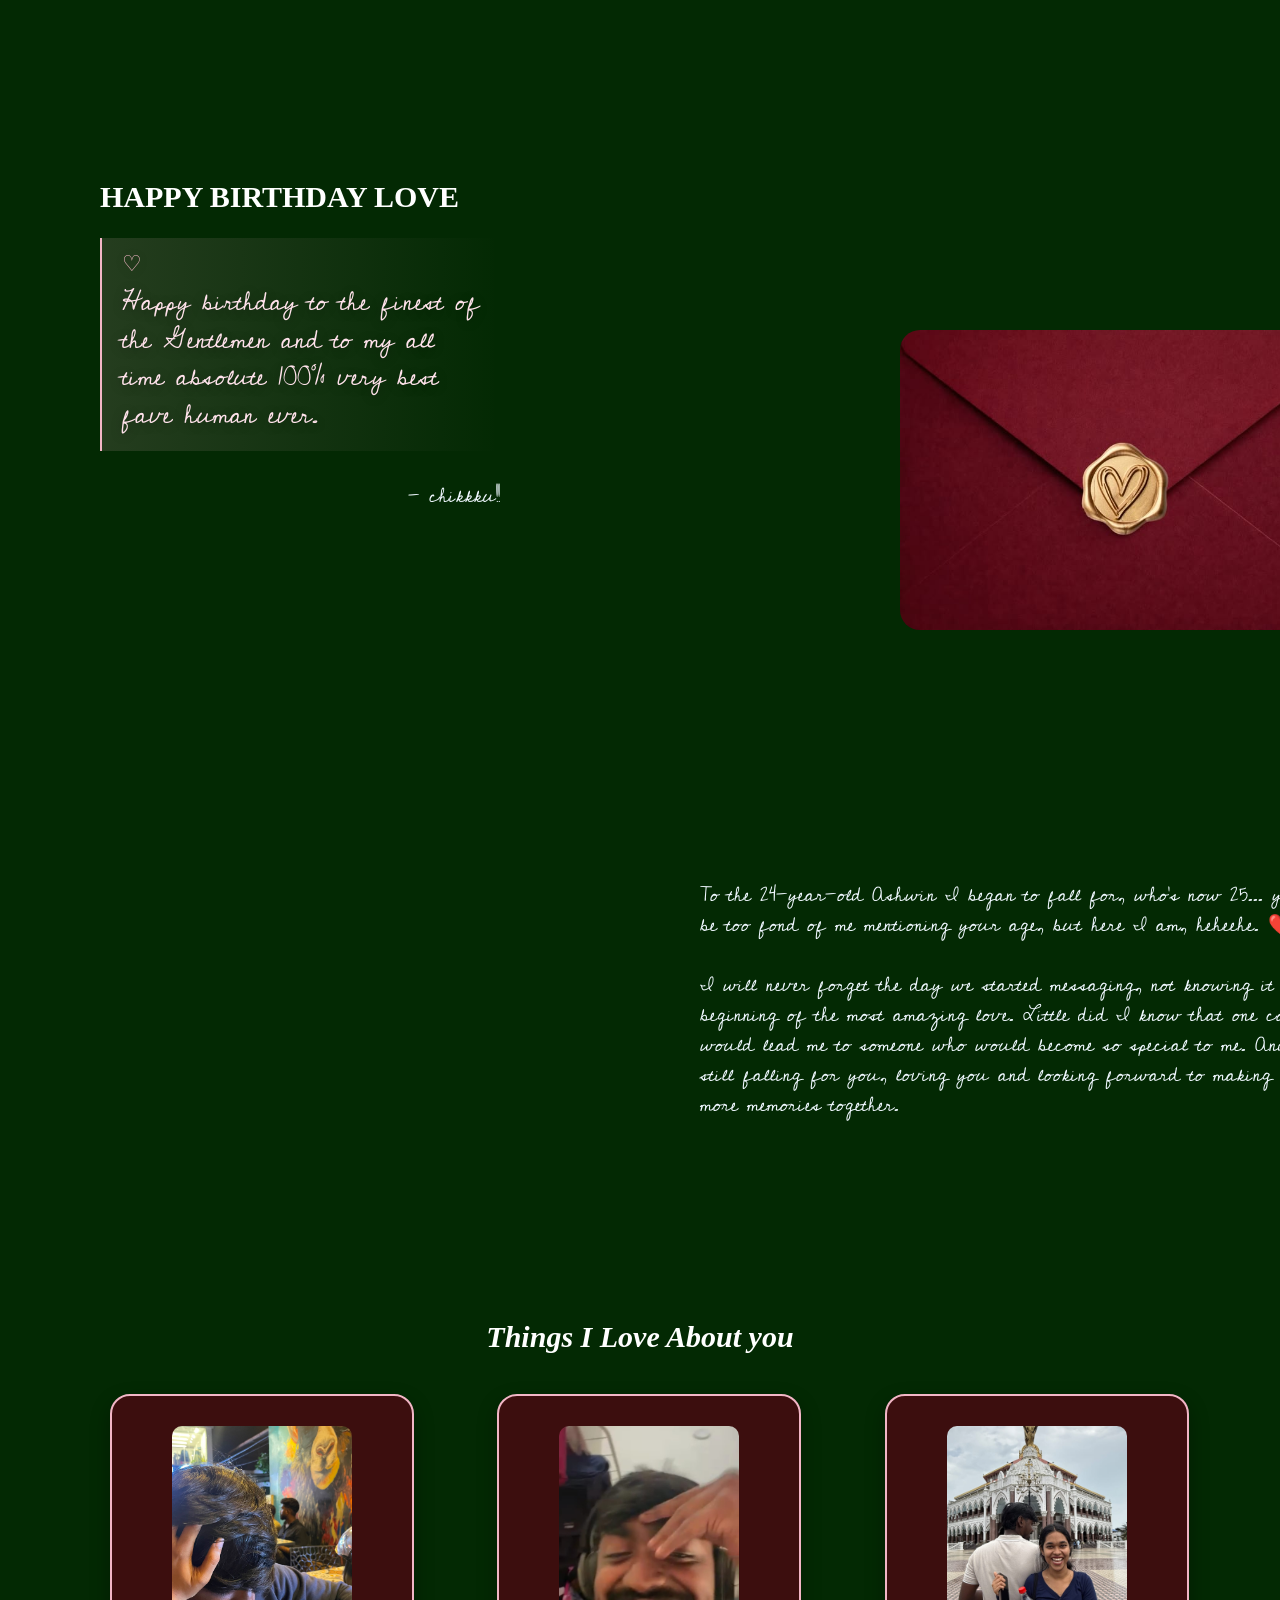
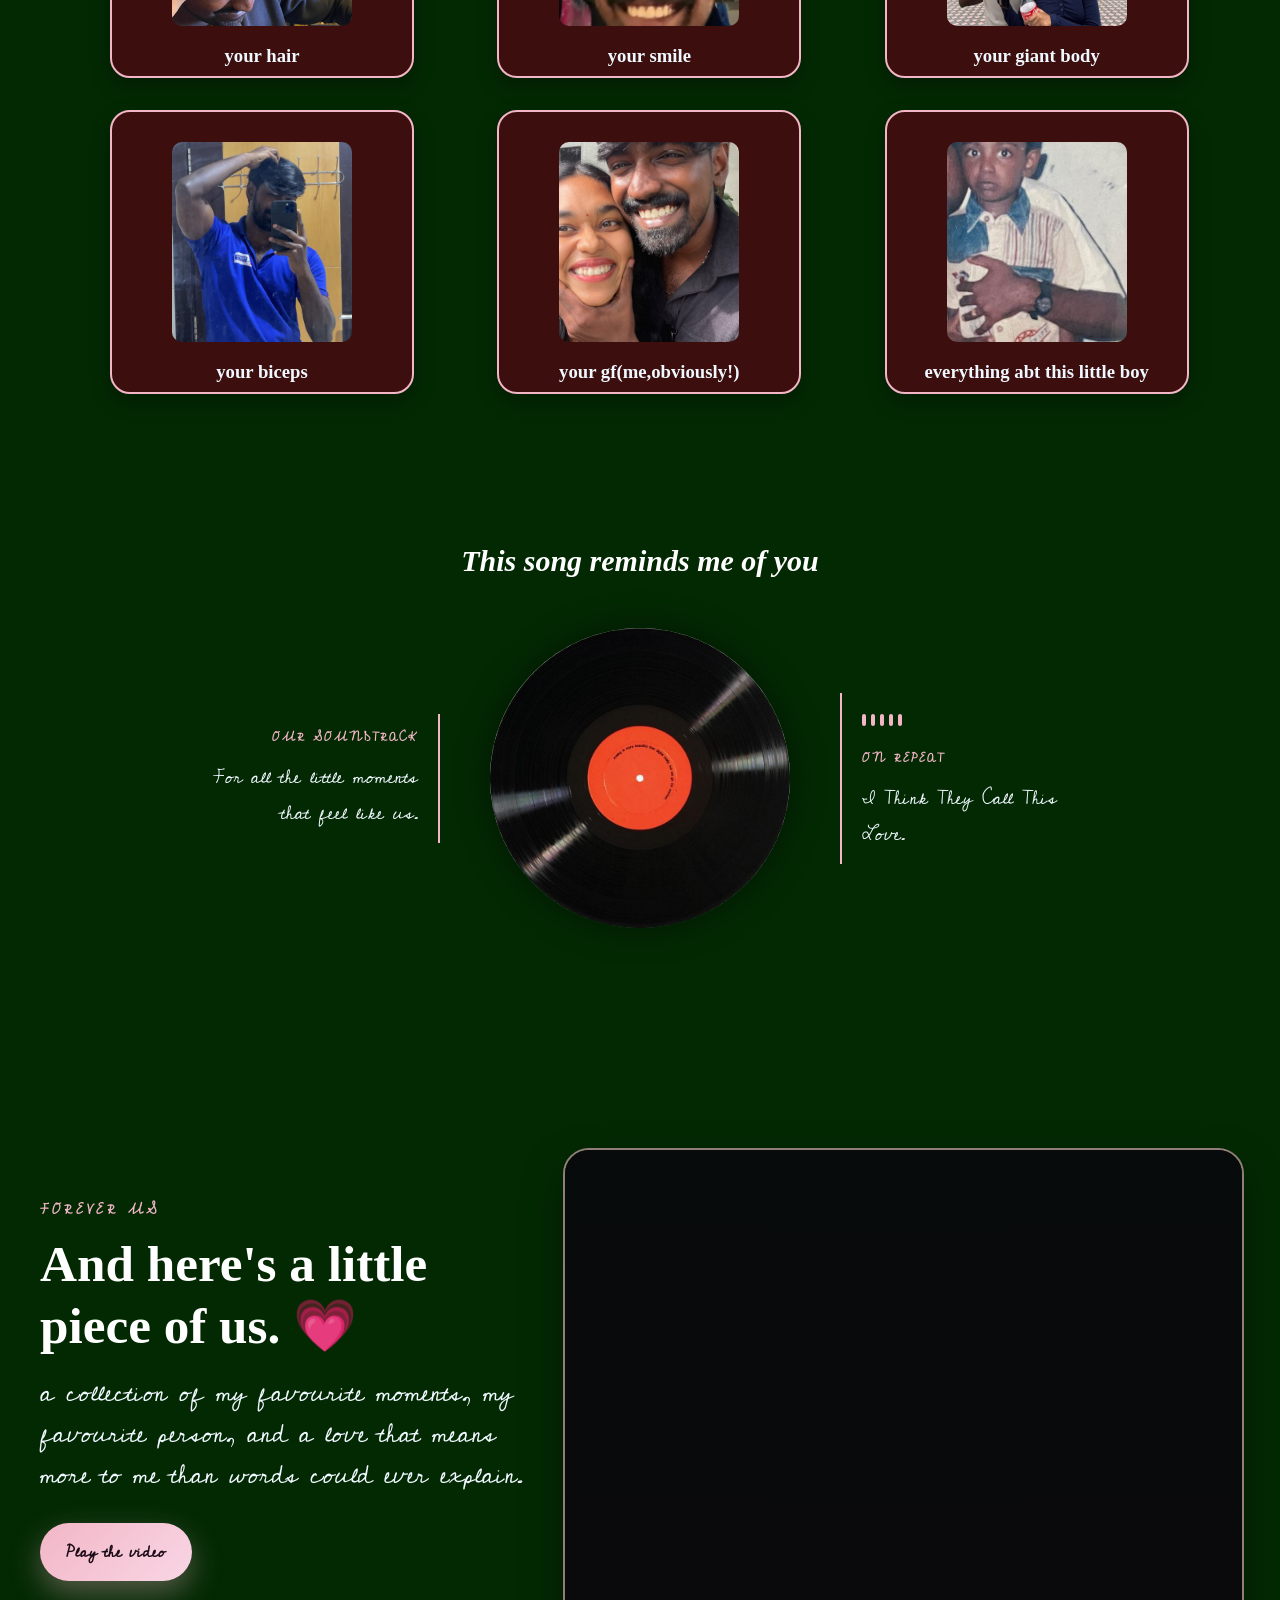
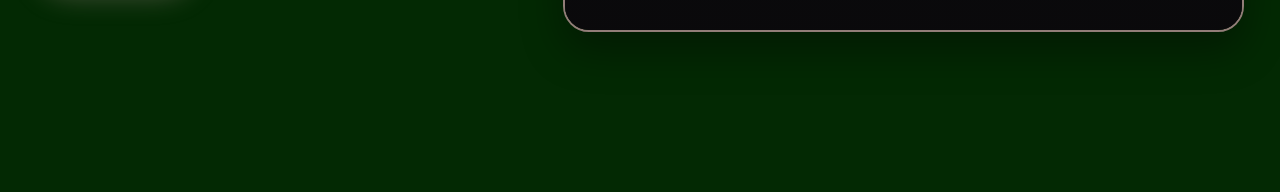
<file: index.html>
<html>
    <head>
        <meta name="viewport" content="width=device-width, initial-scale=1">
        <title>Happyyy</title>

        <link rel="stylesheet" href="style.css">

        <link rel="preconnect" href="https://fonts.googleapis.com">
        <link rel="preconnect" href="https://fonts.gstatic.com" crossorigin>
        <link href="https://fonts.googleapis.com/css2?family=Cedarville+Cursive&display=swap" rel="stylesheet">
    </head>

    <body>

       
        <div class="begin">

            <h1>HAPPY BIRTHDAY LOVE</h1>

            <p>
                Happy birthday to the finest of the Gentlemen and to my
                all time absolute 100% very best fave human ever.
            </p>

            <p id="chik">- chikkku!!</p>

        </div>


        
        <div class="letter">
            <a href="letter.html" aria-label="Open the full-size birthday letter">
                <img id="love" src="assets/letter1.jfif" alt="Birthday letter">
            </a>
        </div>


       
        <div class="videoss">

            <video autoplay muted loop>
                <source src="assets/ash.mp4" type="video/mp4">
            </video>

        </div>


        <div>

            <p class="kunj">
                To the 24-year-old Ashwin I began to fall for, who's now
                25... you might not be too fond of me mentioning your age,
                but here I am, heheehe. ❤️

                <br><br>

                I will never forget the day we started messaging, not knowing
                it would be the beginning of the most amazing love. Little
                did I know that one conversation would lead me to someone
                who would become so special to me. And here I am, still
                falling for you, loving you and looking forward to making
                a million more memories together.
            </p>

        </div>

        <div class="things">

            <h1 id="abt"> <center> <i> Things I Love About you </i> </center>  </h1>
           <div class="abt">
            <div class="hair">
                <img src="./assets/hair.jpeg" height="300px" >
                <h3>your hair</h3>
            </div>
             <div class="smile">
                <img src="./assets/smile.jpeg" height="400px">
                <h3>your smile</h3>
            </div>
             <div class="giant">
                <img src="./assets/giant.jpeg" height="400px">
                <h3>your giant body</h3>
            </div>
             <div class="biceps">
                <img src="./assets/biceps.jpeg" height="400px">
                <h3>your biceps</h3>
            </div>
             <div class="gf">
                <img src="./assets/gf.jpeg" height="400px">
                <h3>your gf(me,obviously!)</h3>
            </div>
             <div class="boy">
                <img src="./assets/boy.jpeg" height="400px">
                <h3>everything abt this little boy</h3>
            </div>
            </div>
        </div>
       <section class="music">
    <h1 class="music-title">
        <i>This <b>song</b> reminds me of you</i>
    </h1>

    <div class="cd-stage">

        <!-- Click / hover the CD to play -->
        <img id="cdplay"
             src="./assets/cd22.jpg"
             alt="A black record">

        <aside class="music-note music-note-left">
            <span class="note-label">OUR SOUNDTRACK</span>
            <p>For all the little moments that feel like us.</p>
        </aside>

        <aside class="music-note music-note-right">

            <div class="sound-wave" aria-hidden="true">
                <span></span>
                <span></span>
                <span></span>
                <span></span>
                <span></span>
            </div>

            <!-- Hidden audio -->
            <audio id="song" loop preload="metadata">
                <source src="./assets/song.mpeg" type="audio/mpeg">
            </audio>

            <span class="note-label">ON REPEAT</span>
            <p>I Think They Call This Love.</p>

        </aside>
    </div>
</section>
<section class="final-tribute">
    <div class="final-copy">
        <p class="eyebrow">Forever Us</p>
        <h1>And here's a little piece of us. 💗</h1>
        <p>
            a collection of my favourite moments, my favourite person,
            and a love that means more to me than words could ever explain.
        </p>
        <button class="play-video-button" type="button" aria-label="Play the memory video in fullscreen">
            Play the video
        </button>
    </div>

    <div class="final-video-wrap">
        <video id="finalMemoryVideo" playsinline preload="metadata">
            <source src="assets/edit.mp4" type="video/mp4">
        </video>
    </div>
</section>

<script>
    const cd = document.getElementById("cdplay");
    const song = document.getElementById("song");
    const finalVideo = document.getElementById("finalMemoryVideo");
    const finalPlayButton = document.querySelector(".play-video-button");

    cd.addEventListener("click", () => {
        if (song.paused) {
            song.play();
            cd.classList.add("playing");
        } else {
            song.pause();
            cd.classList.remove("playing");
        }
    });

    finalPlayButton.addEventListener("click", async () => {
        if (!finalVideo) return;

        try {
            if (document.fullscreenElement) {
                await document.exitFullscreen();
                return;
            }

            if (finalVideo.requestFullscreen) {
                await finalVideo.requestFullscreen();
            }

            if (finalVideo.paused) {
                await finalVideo.play();
            }
        } catch (error) {
            console.log("Fullscreen video play was blocked:", error);
            finalVideo.muted = false;
            finalVideo.play();
        }
    });

    document.addEventListener("fullscreenchange", () => {
        if (!document.fullscreenElement && !finalVideo.paused) {
            finalVideo.pause();
        }
    });
</script>

<div>
    
</div>

    </body>
</html>
</file>
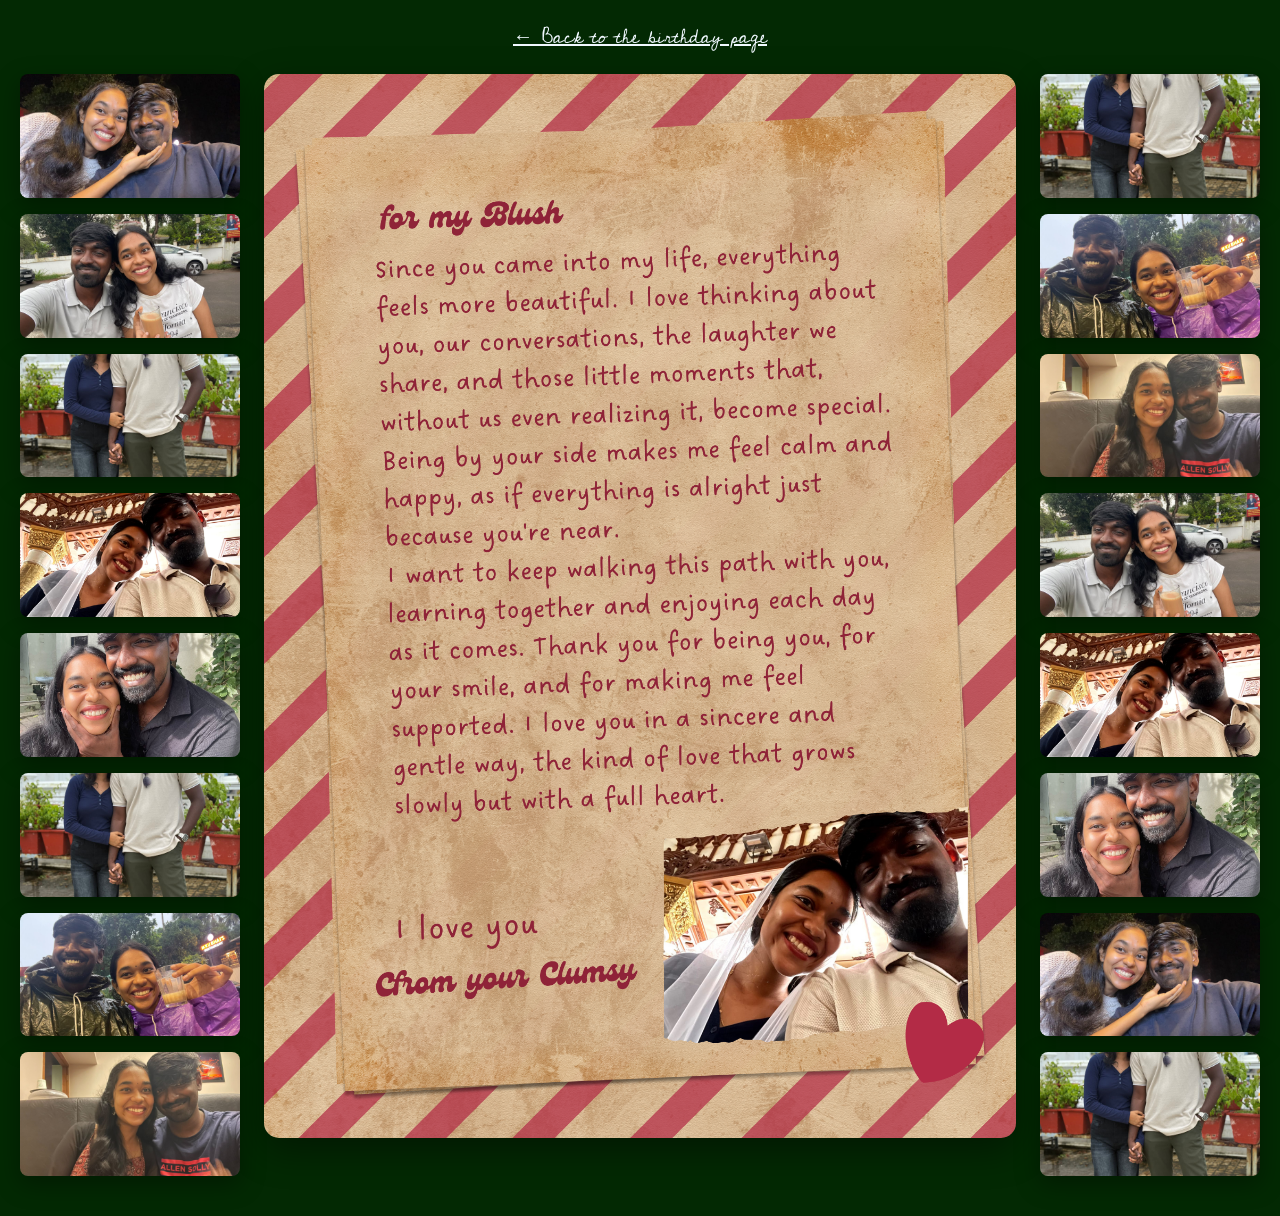
<file: letter.html>
<!doctype html>
<html lang="en">
<head>
    <meta charset="utf-8">
    <meta name="viewport" content="width=device-width, initial-scale=1">
    <title>Your Letter</title>
    <link rel="stylesheet" href="style.css">
    <link rel="preconnect" href="https://fonts.googleapis.com">
    <link rel="preconnect" href="https://fonts.gstatic.com" crossorigin>
    <link href="https://fonts.googleapis.com/css2?family=Cedarville+Cursive&display=swap" rel="stylesheet">
   
</head>
<body class="letter-page">
    <a class="letter-back" href="index.html">&larr; Back to the birthday page</a>
  <div class="letter-layout">
    <div class="letter-photos left">
      <img src="assets/4.jpeg" alt="Photo beside the birthday letter">
      <img src="assets/5.jpeg" alt="Photo beside the birthday letter">
      <img src="assets/1.jpeg" alt="Photo beside the birthday letter">
     <img src="assets/loveee.jpeg" alt="photo">
      <img src="assets/gf.jpeg" alt="Photo beside the birthday letter">
      <img  src="assets/1.jpeg" alt="A handwritten birthday letter">
       <img  src="assets/2.jpeg" alt="A handwritten birthday letter">
       <img  src="assets/3.jpeg" alt="A handwritten birthday letter">
    </div>
    <img class="full-letter" src="assets/letter.png" alt="A handwritten birthday letter">
    <div class="letter-photos right">
      <img src="assets/1.jpeg" alt="Photo letter">
      <img src="assets/2.jpeg" alt="Photo letter">
      <img src="assets/3.jpeg" alt="Photo letter">
      <img src="assets/5.jpeg" alt="Photo  letter">
      <img src="assets/loveee.jpeg" alt="photo">
      <img src="assets/gf.jpeg" alt="Photo beside the birthday letter">
      <img src="assets/4.jpeg" alt="Photo beside the birthday letter">
      <img src="assets/1.jpeg" alt="Photo beside the birthday letter">
    </div>
    </div>
</body>
</html>
</file>
<file: style.css>
body {
    margin: 0;
    min-height: 100vh;
    background-color: rgb(3, 41, 3);
    font-family: "Cedarville Cursive", cursive;
}


/* Main birthday message */

.begin {
    height: 300px;
    width: 400px;
    margin: 100px;
    margin-top: 180px;
}

h1 {
    color: white;
    font-size: 30px;
    font-family: 'Times New Roman', Times, serif;
}

p {
    color: aliceblue;
    font-family: "Cedarville Cursive", cursive;
    font-size: 20px;
}

.begin > p:first-of-type {
    box-sizing: border-box;
    margin-top: 24px;
    padding: 16px 20px;
    border-left: 2px solid #f2b6c6;
    background: linear-gradient(90deg, rgba(242, 182, 198, 0.14), transparent);
    color: #ffe2eb;
    font-size: 26px;
    line-height: 1.45;
    text-shadow: 0 2px 12px rgba(0, 0, 0, 0.3);
}

.begin > p:first-of-type::before {
    content: "♡";
    display: block;
    margin-bottom: 8px;
    color: #f2b6c6;
    font-family: Cedarville Cursive;
    font-size: 22px;
    line-height: 1;
}


/* Signature */

#chik {
    color: aliceblue;
    font-family: "Cedarville Cursive", cursive;
    text-align: right;
}


/* Letter */

.letter {
    margin-left: 900px;
    margin-top: -250px;
}

#love {
    height: 300px;
    border-radius: 20px;

    transition: transform 0.3s ease;
}

.letter a {
    display: inline-block;
}

.letter:hover {
    transform: rotate(5deg);
}

.letter-page {
    min-height: 100vh;
    box-sizing: border-box;
    padding: 18px 20px 40px;
    text-align: center;
}

.letter-back {
    display: inline-block;
    margin: 0 auto 18px;
    color: aliceblue;
    font-family: "Cedarville Cursive", cursive;
    font-size: 20px;
}

.letter-layout {
    display: grid;
    grid-template-columns: minmax(0, 220px) minmax(0, 800px) minmax(0, 220px);
    align-items: start;
    justify-content: center;
    gap: 24px;
    max-width: 1288px;
    margin: 0 auto;
}

.letter-photos {
    display: grid;
    gap: 16px;
}

.letter-photos img {
    display: block;
    width: 100%;
    max-height: 230px;
    object-fit: contain;
    border-radius: 8px;
    box-shadow: 0 8px 24px rgba(0, 0, 0, 0.35);
}

.full-letter {
    display: block;
    width: min(100%, 800px);
    height: auto;
    margin: 0 auto;
    border-radius: 15px;
    box-shadow: 0 12px 36px rgba(0, 0, 0, 0.4);
}

@media (max-width: 900px) {
    .letter-layout {
        grid-template-columns: minmax(0, 1fr);
        gap: 24px;
    }

    .full-letter {
        grid-row: 1;
    }

    .letter-photos {
        grid-template-columns: repeat(3, minmax(0, 1fr));
        gap: 12px;
    }

    .letter-photos img {
        max-height: 180px;
    }
}


/* Video */

.videoss {
    width: 500px;
    margin-left: 100px;
    margin-top: 200px;

    border-radius: 20px;
    overflow: hidden;
}

video {
    width: 500px;
    height: 300px;

    object-fit: cover;
}


/* Love message */

.kunj {
    width: 700px;

    margin-left: 700px;
    margin-top: -250px;

    line-height: 1.5;
}   

.things{
    margin-top: 200px;;

}
.abt{
    display: grid;
    grid-template-columns: repeat(3, minmax(0, 1fr));
    gap: 2em;
    padding: 0 40px;
    margin-top: 40px;
    margin-left: 70px;
    font-family: 'Times New Roman', Times, serif;
    
}
.abt > div {
    min-width: 0;
    text-align: center;
    color: aliceblue;
}
.abt img {
    width: 60%;
    height: 200px;
    border-radius: 10px;
    object-fit: cover;
    
}
.hair ,.smile , .biceps , .gf , .boy ,.giant{
    background-color: rgb(60, 14, 14);
    width:300px;
    height: 250px;
    border-radius: 20px;
    border: 2px solid #f2b6c6;
    box-shadow: 0 8px 20px rgba(0, 0, 0, 0.3);
    padding-top: 30px ;
    transition: transform 0.2s ease, box-shadow 0.2s ease;
}
.hair:hover, .smile:hover, .biceps:hover, .gf:hover, .boy:hover, .giant:hover {
    transform: translateY(-5px);
    box-shadow: 0 12px 24px rgba(0, 0, 0, 0.4);
}


.music {
    margin-top: 150px;
    padding: 0 6vw 100px;
}

.music-title {
    text-align: center;
}

.cd-stage {
    display: grid;
    grid-template-columns: minmax(160px, 1fr) 300px minmax(160px, 1fr);
    grid-template-areas: "left disc right";
    align-items: center;
    gap: 50px;
    max-width: 1050px;
    margin: 50px auto 0;
}

#cdplay {
    grid-area: disc;
    width: 300px;
    aspect-ratio: 1;
    border-radius: 50%;
    object-fit: cover;
    box-shadow: 0 0 35px rgba(0, 0, 0, 0.45);
    animation: spin-record 12s linear infinite;
    cursor: pointer;
}

.music-note {
    max-width: 220px;
    color: #f2b6c6;
}

.music-note-left {
    grid-area: left;
    justify-self: end;
    text-align: right;
    border-right: 2px solid #f2b6c6;
    padding: 12px 20px 12px 0;
}

.music-note-right {
    grid-area: right;
    border-left: 2px solid #f2b6c6;
    padding: 12px 0 12px 20px;
}

.note-label {
    font-size: 12px;
    letter-spacing: 2px;
    font-weight: bold;
}

.music-note p {
    margin: 10px 0 0;
    font-size: 19px;
}

.sound-wave {
    display: flex;
    align-items: center;
    gap: 5px;
    height: 30px;
    margin-bottom: 12px;
}

.sound-wave span {
    width: 4px;
    height: 12px;
    border-radius: 4px;
    background: #f2b6c6;
    animation: sound-wave 0.9s ease-in-out infinite alternate;
}

.sound-wave span:nth-child(2),
.sound-wave span:nth-child(4) {
    animation-delay: 0.25s;
}

.sound-wave span:nth-child(3) {
    animation-delay: 0.5s;
}

@keyframes spin-record {
    to { transform: rotate(360deg); }
}

@keyframes sound-wave {
    to { height: 28px; }
}

@media (max-width: 700px) {
    .music {
        padding-right: 24px;
        padding-left: 24px;
    }

    .cd-stage {
        grid-template-columns: 1fr 1fr;
        grid-template-areas:
            "disc disc"
            "left right";
        gap: 30px 18px;
        justify-items: center;
    }

    #cdplay {
        width: min(70vw, 300px);
    }

    .music-note {
        max-width: 180px;
    }

    .music-note-left {
        justify-self: end;
    }

    .music-note-right {
        justify-self: start;
    }
}

@media (prefers-reduced-motion: reduce) {
    #cdplay,
    .sound-wave span {
        animation: none;
    }
}

.final-tribute {
    display: grid;
    grid-template-columns: minmax(0, 1fr) minmax(0, 1.4fr);
    align-items: center;
    gap: 40px;
    max-width: 1200px;
    margin: 120px auto 160px;
    padding: 0 40px;
}

.final-copy {
    color: #fce7f3;
}

.final-copy .eyebrow {
    margin: 0 0 12px;
    color: #f2b6c6;
    font-size: 14px;
    letter-spacing: 3px;
    text-transform: uppercase;
    font-weight: 700;
}

.final-copy h1 {
    margin: 0 0 18px;
    font-size: clamp(2rem, 4vw, 3.2rem);
    line-height: 1.2;
}

.final-copy p {
    max-width: 540px;
    margin: 0;
    font-size: clamp(1.2rem, 2vw, 1.6rem);
    line-height: 1.6;
}

.play-video-button {
    appearance: none;
    border: none;
    margin-top: 26px;
    padding: 14px 26px;
    border-radius: 999px;
    background: linear-gradient(135deg, #f2b6c6, #f9d6e5);
    color: #1d0b17;
    font-size: 1rem;
    font-weight: 700;
    font-family: "Cedarville Cursive", cursive;
    cursor: pointer;
    box-shadow: 0 12px 30px rgba(242, 182, 198, 0.35);
    transition: transform 0.25s ease, box-shadow 0.25s ease;
}

.play-video-button:hover {
    transform: translateY(-2px) scale(1.02);
    box-shadow: 0 15px 35px rgba(242, 182, 198, 0.45);
}

.final-video-wrap {
    position: relative;
    width: 100%;
    max-width: 760px;
    margin: 0 auto;
    border-radius: 26px;
    overflow: hidden;
    border: 2px solid rgba(242, 182, 198, 0.6);
    box-shadow: 0 18px 40px rgba(0, 0, 0, 0.35);
}

.final-video-wrap::after {
    content: "";
    position: absolute;
    inset: 0;
    background: linear-gradient(180deg, rgba(18, 4, 10, 0.12), rgba(18, 4, 10, 0.34));
    pointer-events: none;
}

#finalMemoryVideo {
    display: block;
    width: 100%;
    height: 480px;
    object-fit: cover;
    background: #060c0c;
}

@media (max-width: 900px) {
    .final-tribute {
        grid-template-columns: 1fr;
        gap: 30px;
        margin-top: 90px;
        padding: 0 24px;
    }

    .final-copy {
        text-align: center;
    }

    .final-copy p {
        max-width: 100%;
    }

    .play-video-button {
        margin-left: auto;
        margin-right: auto;
    }

    #finalMemoryVideo {
        height: 360px;
    }
}

@media (max-width: 700px) {
    .begin {
        box-sizing: border-box;
        width: min(100% - 32px, 480px);
        height: auto;
        margin: 48px auto 28px;
        text-align: center;
    }

    .begin h1 {
        font-size: 28px;
    }

    .begin > p:first-of-type {
        font-size: 22px;
        text-align: left;
    }

    .letter {
        width: fit-content;
        margin: 0 auto 48px;
    }

    #love {
        display: block;
        width: min(72vw, 300px);
        height: auto;
    }

    .videoss {
        box-sizing: border-box;
        width: min(100% - 32px, 500px);
        margin: 0 auto 36px;
    }

    .videoss video {
        display: block;
        width: 100%;
        height: auto;
        aspect-ratio: 5 / 3;
    }

    .kunj {
        box-sizing: border-box;
        width: min(100% - 40px, 600px);
        margin: 0 auto;
        text-align: center;
    }

    .things {
        margin-top: 72px;
    }

    .things > h1 {
        padding: 0 16px;
        font-size: 27px;
    }

    .abt {
        grid-template-columns: minmax(0, 1fr);
        justify-items: center;
        gap: 20px;
        margin: 28px 16px 0;
        padding: 0;
    }

    .hair,
    .smile,
    .biceps,
    .gf,
    .boy,
    .giant {
        box-sizing: border-box;
        width: min(100%, 360px);
        height: auto;
        min-height: 250px;
        padding: 24px 16px;
    }

    .abt img {
        width: min(80%, 240px);
        height: 180px;
    }

    .music {
        margin-top: 80px;
        padding: 0 20px 60px;
    }

    .cd-stage {
        grid-template-columns: minmax(0, 1fr);
        grid-template-areas:
            "disc"
            "left"
            "right";
        gap: 24px;
    }

    .music-note {
        box-sizing: border-box;
        width: 100%;
        max-width: 360px;
        text-align: center;
        justify-self: center;
        border-right: 0;
        border-left: 0;
        border-top: 1px solid rgba(242, 182, 198, 0.6);
        padding: 16px 8px 0;
    }

    .music-note-left {
        justify-self: center;
    }

    .sound-wave {
        justify-content: center;
    }

    .final-tribute {
        margin: 64px auto 88px;
        padding: 0 20px;
    }

    #finalMemoryVideo {
        height: auto;
        aspect-ratio: 16 / 10;
    }

    .letter-page {
        padding: 16px 12px 32px;
    }

    .letter-back {
        font-size: 18px;
    }

    .letter-layout {
        gap: 18px;
    }

    .letter-photos {
        grid-template-columns: repeat(2, minmax(0, 1fr));
        gap: 10px;
    }

    .letter-photos img {
        max-height: 170px;
    }

    .full-letter {
        border-radius: 10px;
    }
}
</file>
